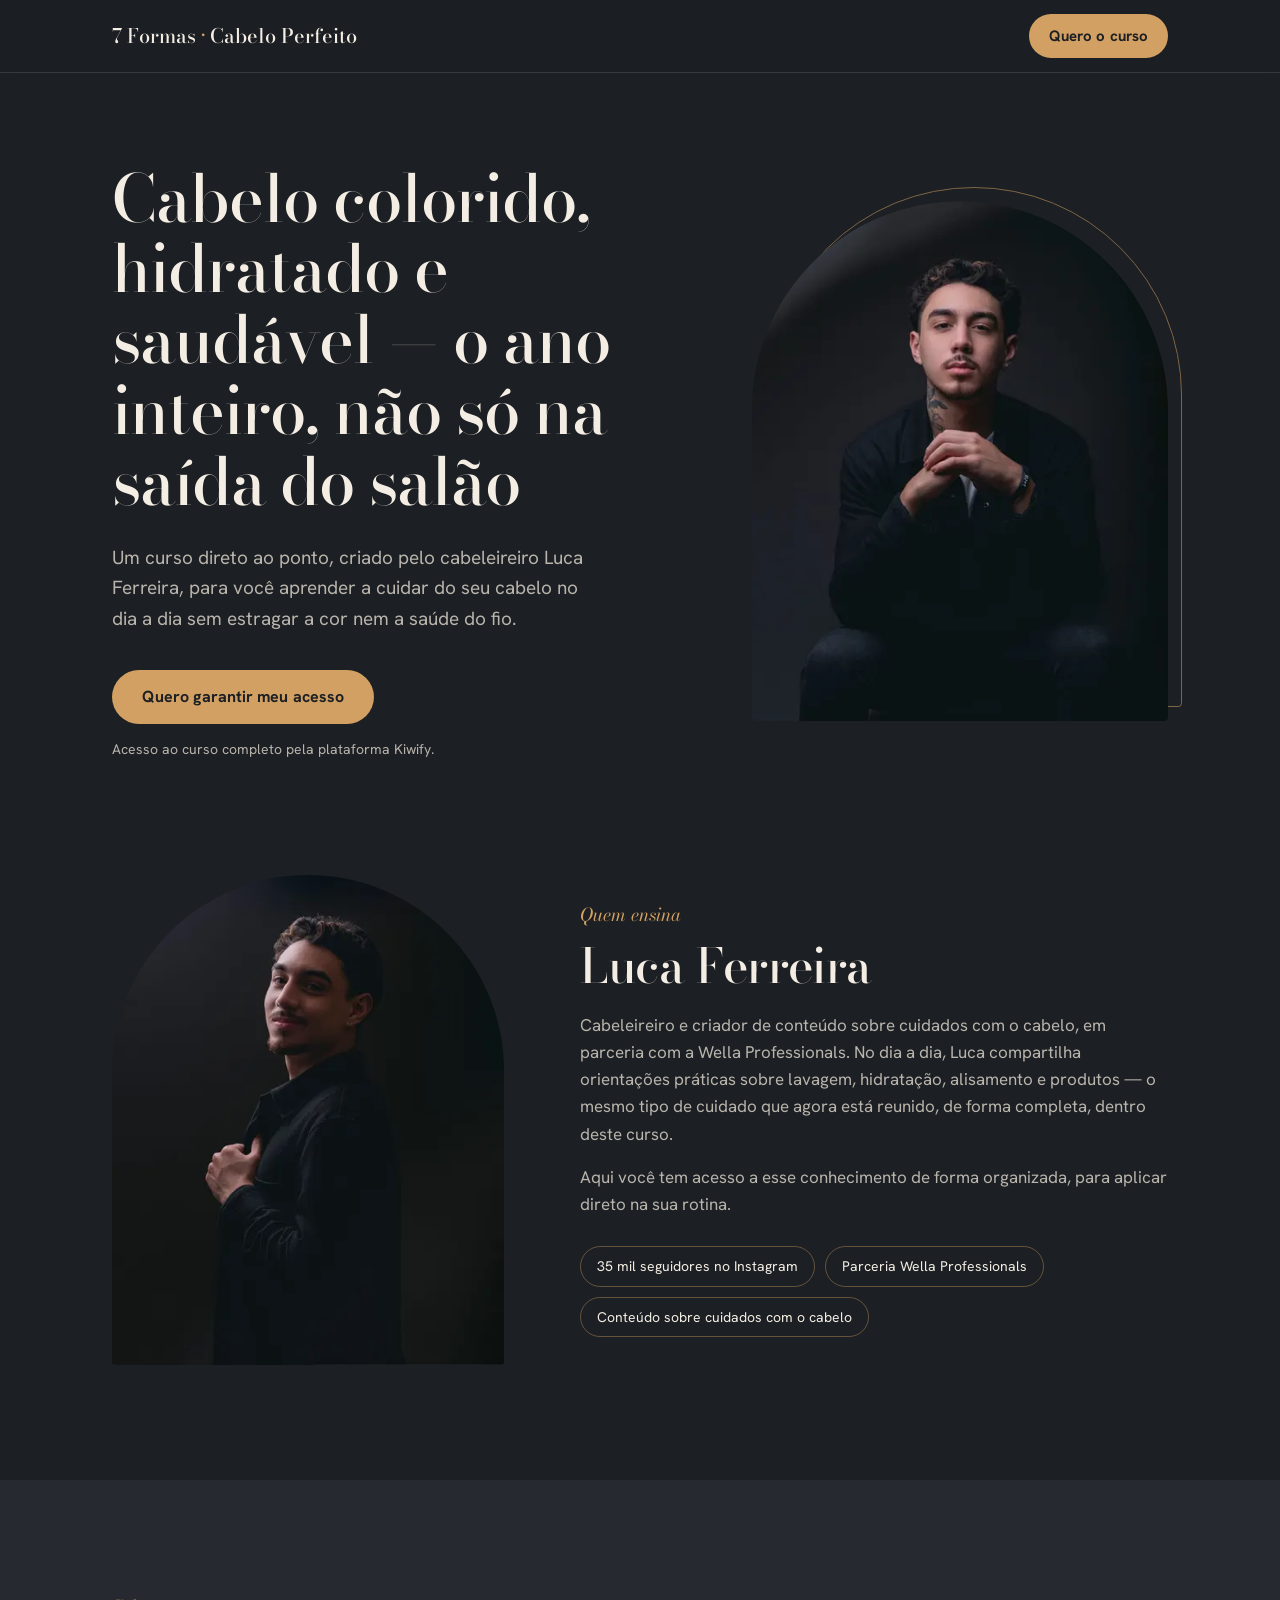
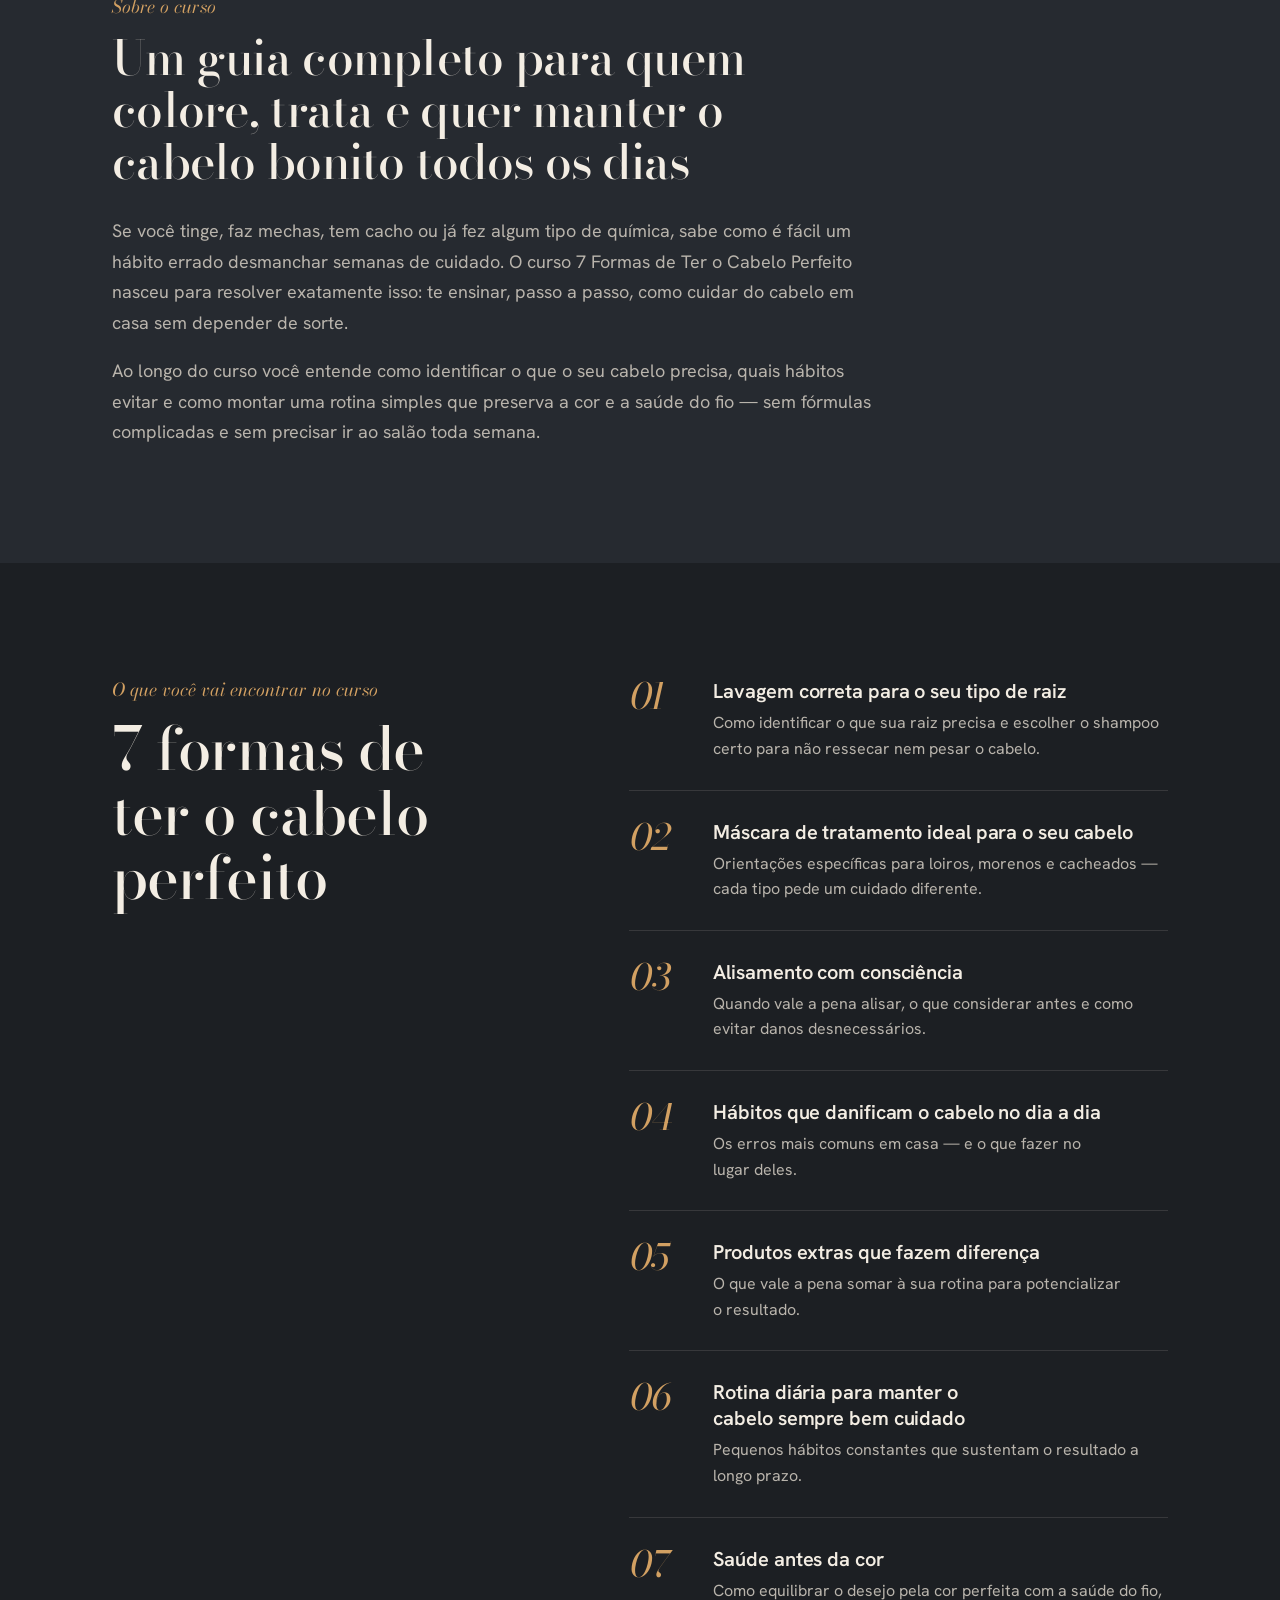
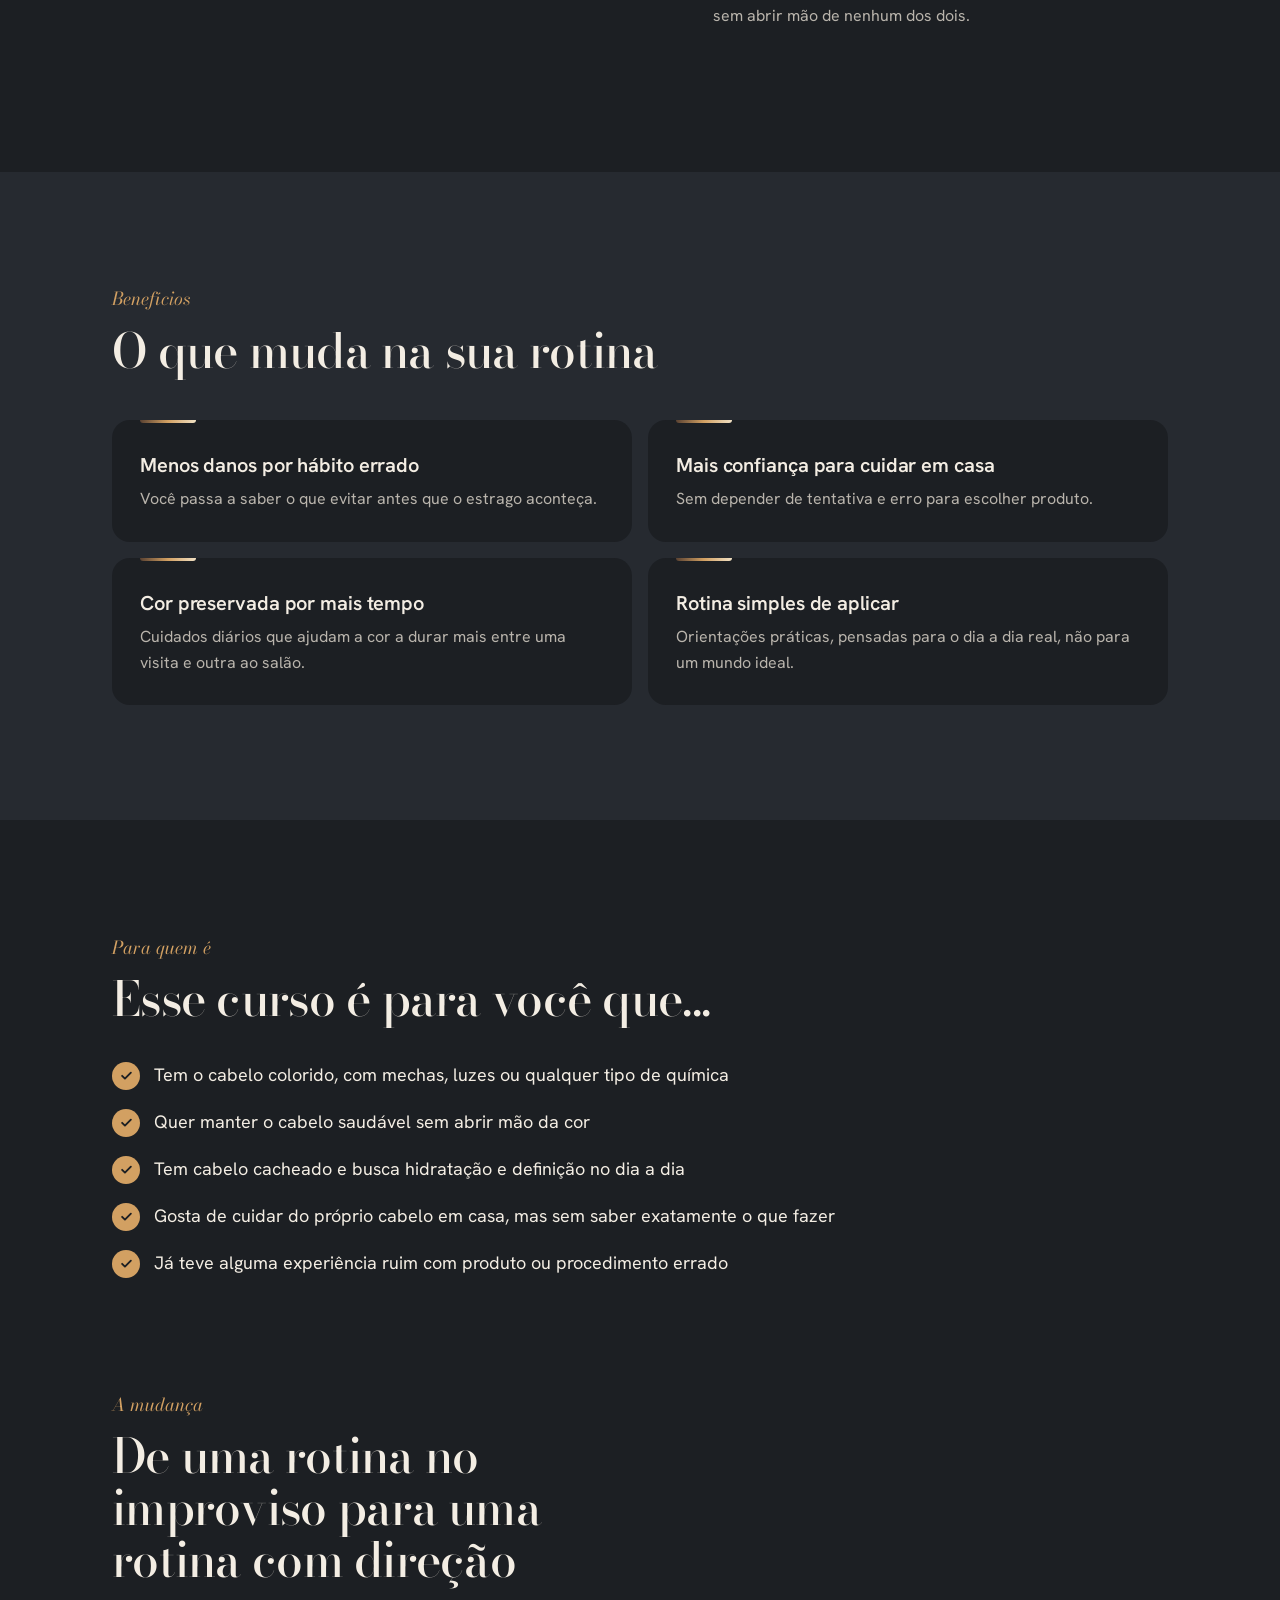
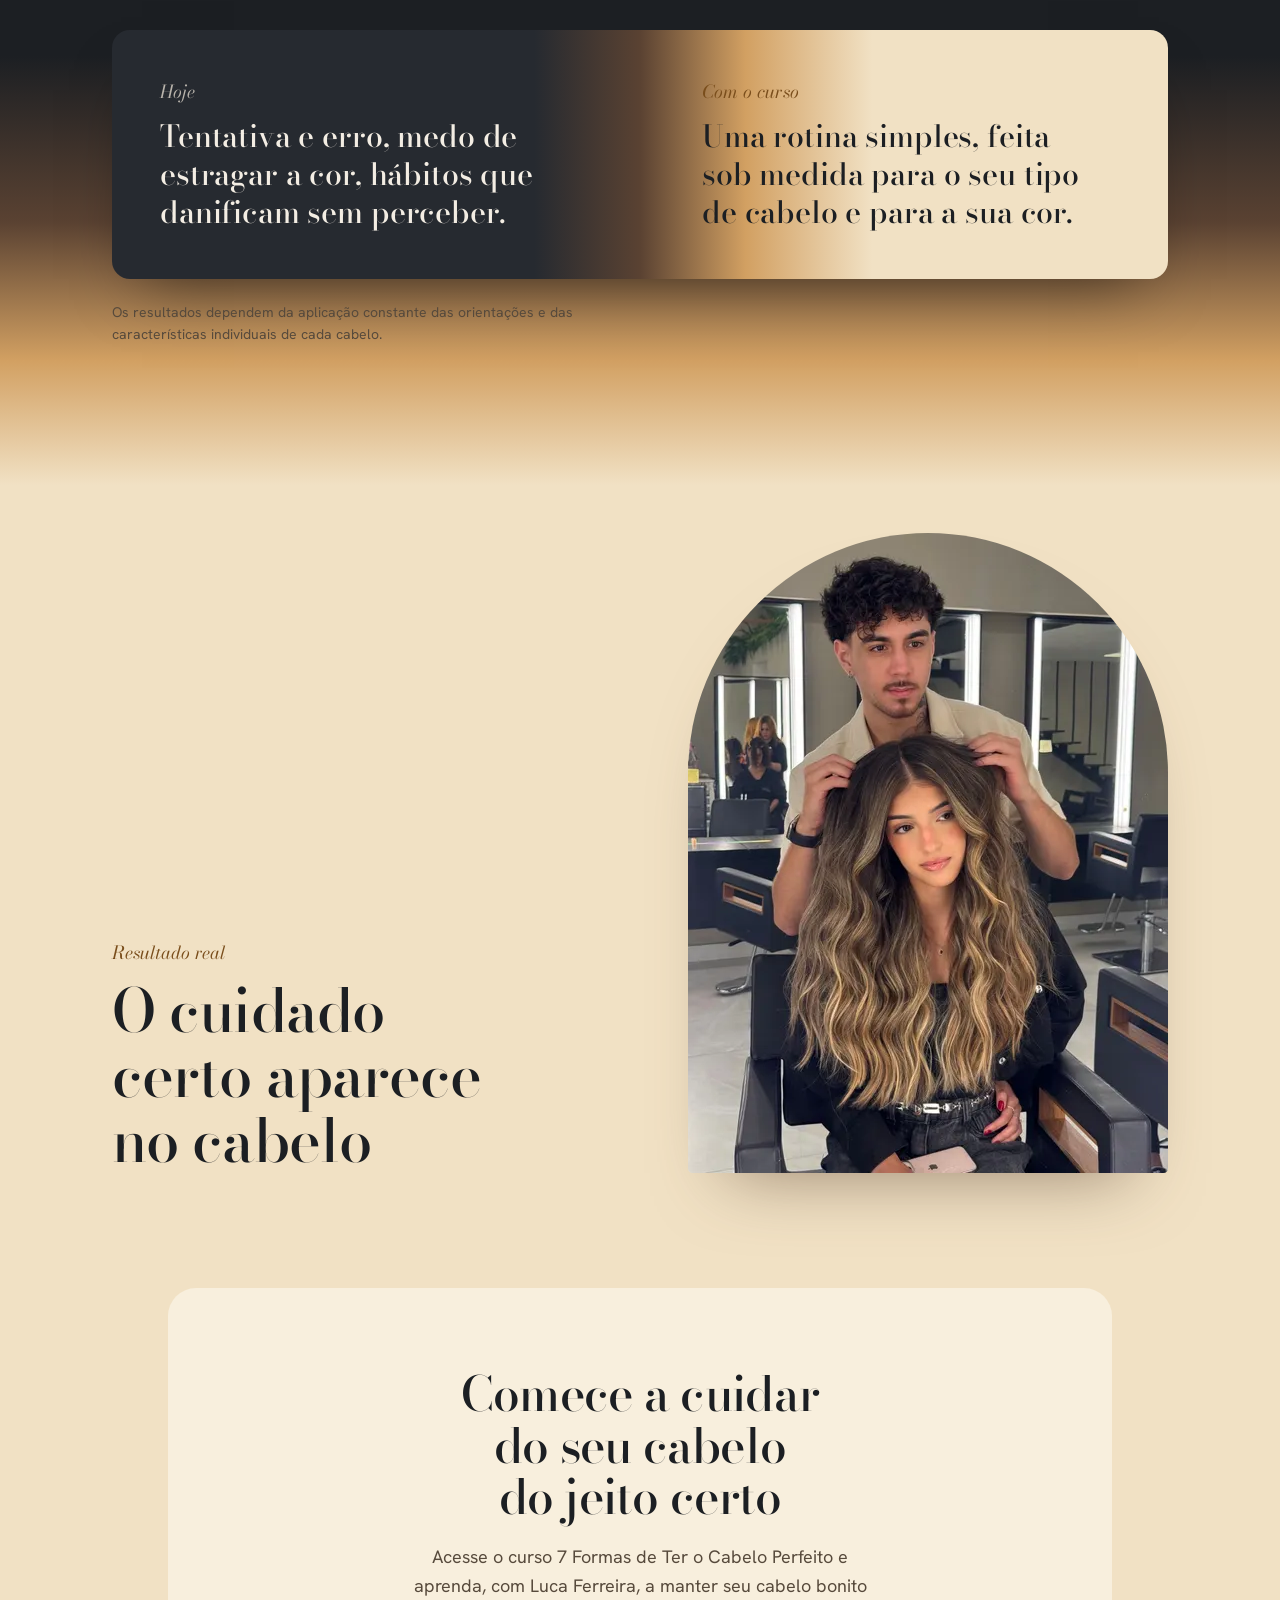
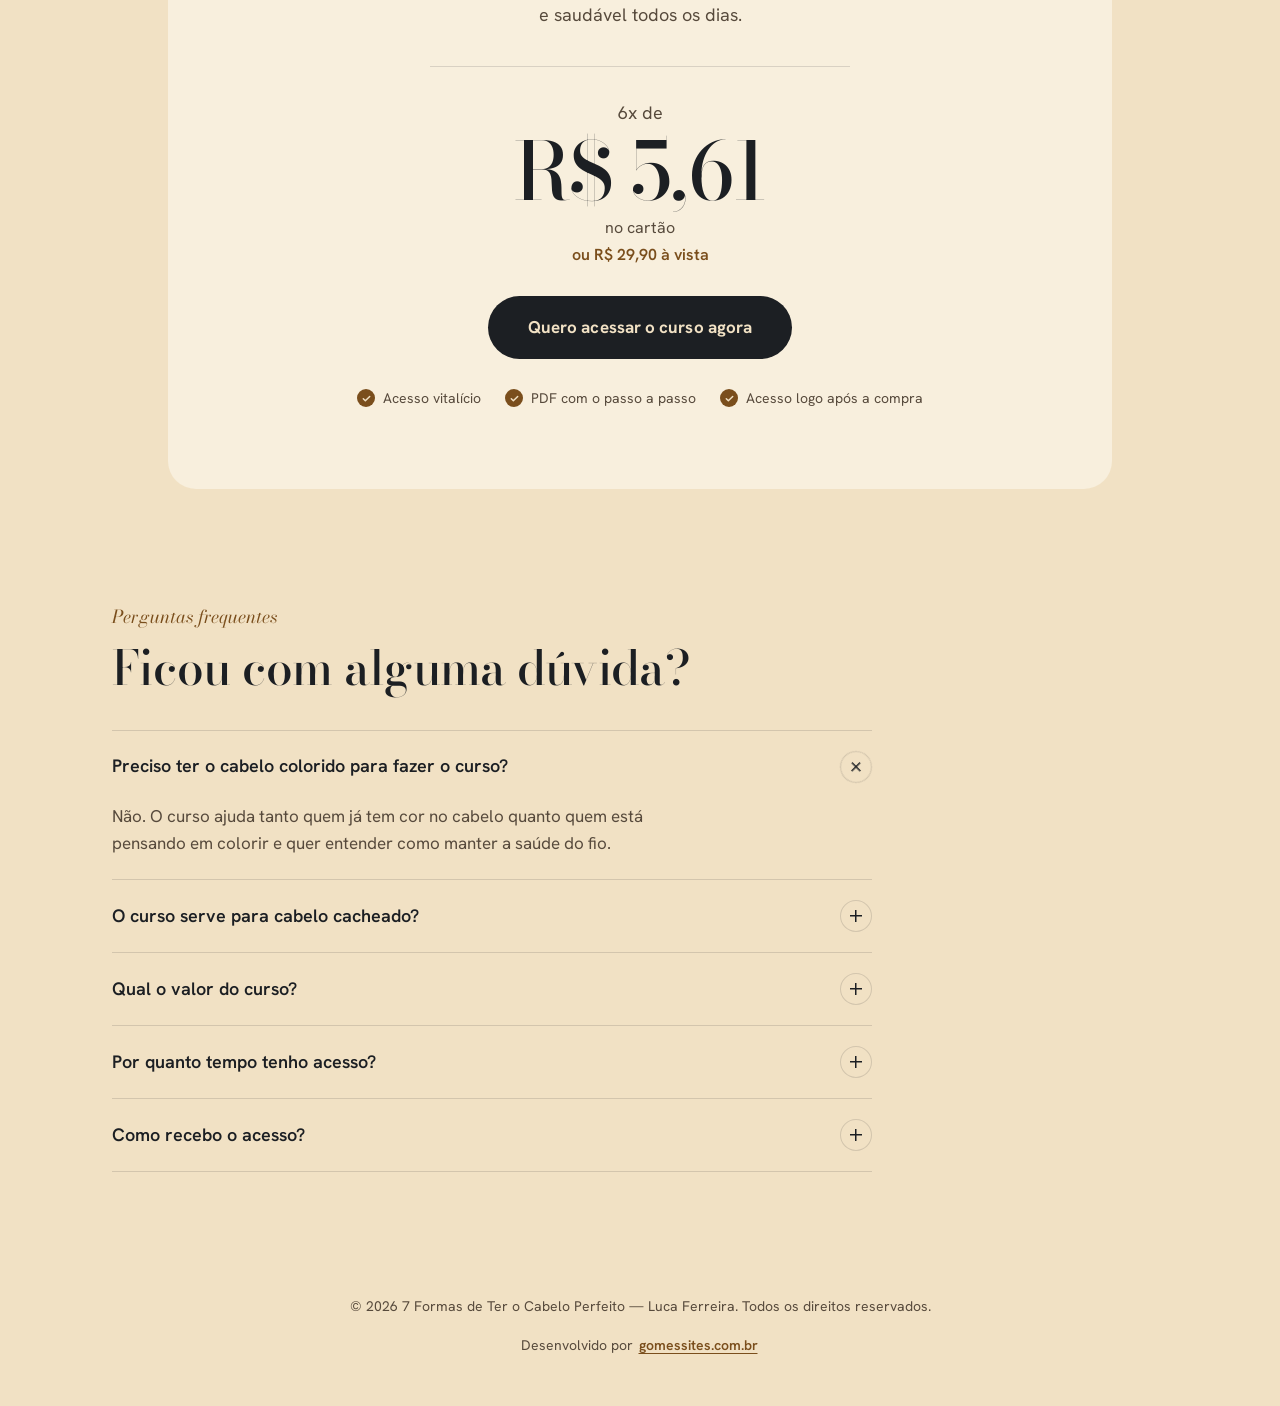
<file: index.html>
<!DOCTYPE html>
<html lang="pt-BR">
<head>
  <meta charset="UTF-8">
  <meta name="viewport" content="width=device-width, initial-scale=1, viewport-fit=cover">
  <title>7 Formas de Ter o Cabelo Perfeito — Curso com Luca Ferreira</title>
  <meta name="description" content="Um curso direto ao ponto, criado pelo cabeleireiro Luca Ferreira, para você aprender a cuidar do seu cabelo no dia a dia sem estragar a cor nem a saúde do fio.">
  <meta name="theme-color" content="#1c1f23">

  <meta property="og:type" content="website">
  <meta property="og:locale" content="pt_BR">
  <meta property="og:title" content="7 Formas de Ter o Cabelo Perfeito — Curso com Luca Ferreira">
  <meta property="og:description" content="Cabelo colorido, hidratado e saudável — o ano inteiro, não só na saída do salão.">
  <meta property="og:image" content="assets/img/og-image.jpg">
  <meta name="twitter:card" content="summary_large_image">

  <link rel="icon" href="assets/favicon.svg" type="image/svg+xml">
  <link rel="preload" as="image" type="image/webp"
        imagesrcset="assets/img/luca-retrato-480.webp 480w, assets/img/luca-retrato-800.webp 800w, assets/img/luca-retrato-1200.webp 1200w"
        imagesizes="(max-width: 760px) 78vw, 440px">

  <link rel="preconnect" href="https://fonts.googleapis.com">
  <link rel="preconnect" href="https://fonts.gstatic.com" crossorigin>
  <link href="https://fonts.googleapis.com/css2?family=Bodoni+Moda:ital,opsz,wght@0,6..96,400..600;1,6..96,400..500&family=Hanken+Grotesk:wght@400;500;600;700&display=swap" rel="stylesheet">
  <link rel="stylesheet" href="css/style.css">
</head>
<body>

<header class="nav">
  <div class="wrap nav__inner">
    <a class="brand" href="#topo">7 Formas <em>·</em> Cabelo Perfeito</a>
    <a class="btn btn--sm js-kiwify" href="#" target="_blank" rel="noopener">Quero o curso</a>
  </div>
</header>

<main id="topo">

  <!-- Hero -->
  <section class="hero zona-raiz">
    <div class="wrap hero__grid">
      <div class="hero__texto">
        <h1>Cabelo colorido, hidratado e saudável — o ano inteiro, não só na saída do salão</h1>
        <p class="hero__sub">Um curso direto ao ponto, criado pelo cabeleireiro Luca Ferreira, para você aprender a cuidar do seu cabelo no dia a dia sem estragar a cor nem a saúde do fio.</p>
        <div class="hero__cta">
          <a class="btn js-kiwify" href="#" target="_blank" rel="noopener">Quero garantir meu acesso</a>
        </div>
        <p class="hero__nota">Acesso ao curso completo pela plataforma Kiwify.</p>
      </div>

      <figure class="espelho espelho--moldura hero__foto">
        <picture>
          <source type="image/webp"
                  srcset="assets/img/luca-retrato-480.webp 480w, assets/img/luca-retrato-800.webp 800w, assets/img/luca-retrato-1200.webp 1200w"
                  sizes="(max-width: 760px) 78vw, 440px">
          <img src="assets/img/luca-retrato-800.jpg"
               srcset="assets/img/luca-retrato-480.jpg 480w, assets/img/luca-retrato-800.jpg 800w, assets/img/luca-retrato-1200.jpg 1200w"
               sizes="(max-width: 760px) 78vw, 440px"
               width="1200" height="1500" alt="Luca Ferreira" fetchpriority="high">
        </picture>
      </figure>
    </div>
  </section>

  <!-- Apresentação do professor -->
  <section class="autor zona-raiz">
    <div class="wrap autor__grid">
      <figure class="espelho autor__foto">
        <picture>
          <source type="image/webp"
                  srcset="assets/img/luca-perfil-480.webp 480w, assets/img/luca-perfil-800.webp 800w, assets/img/luca-perfil-1200.webp 1200w"
                  sizes="(max-width: 760px) 78vw, 400px">
          <img src="assets/img/luca-perfil-800.jpg"
               srcset="assets/img/luca-perfil-480.jpg 480w, assets/img/luca-perfil-800.jpg 800w, assets/img/luca-perfil-1200.jpg 1200w"
               sizes="(max-width: 760px) 78vw, 400px"
               width="1200" height="1500" alt="Luca Ferreira" loading="lazy" decoding="async">
        </picture>
      </figure>
      <div class="autor__texto">
        <p class="rotulo">Quem ensina</p>
        <h2>Luca Ferreira</h2>
        <p>Cabeleireiro e criador de conteúdo sobre cuidados com o cabelo, em parceria com a Wella Professionals. No dia a dia, Luca compartilha orientações práticas sobre lavagem, hidratação, alisamento e produtos — o mesmo tipo de cuidado que agora está reunido, de forma completa, dentro deste curso.</p>
        <p>Aqui você tem acesso a esse conhecimento de forma organizada, para aplicar direto na sua rotina.</p>
        <ul class="selos">
          <li>35 mil seguidores no Instagram</li>
          <li>Parceria Wella Professionals</li>
          <li>Conteúdo sobre cuidados com o cabelo</li>
        </ul>
      </div>
    </div>
  </section>

  <!-- Sobre o curso -->
  <section class="sobre zona-raiz">
    <div class="wrap wrap--texto">
      <p class="rotulo">Sobre o curso</p>
      <h2>Um guia completo para quem colore, trata e quer manter o cabelo bonito todos os dias</h2>
      <p>Se você tinge, faz mechas, tem cacho ou já fez algum tipo de química, sabe como é fácil um hábito errado desmanchar semanas de cuidado. O curso 7 Formas de Ter o Cabelo Perfeito nasceu para resolver exatamente isso: te ensinar, passo a passo, como cuidar do cabelo em casa sem depender de sorte.</p>
      <p>Ao longo do curso você entende como identificar o que o seu cabelo precisa, quais hábitos evitar e como montar uma rotina simples que preserva a cor e a saúde do fio — sem fórmulas complicadas e sem precisar ir ao salão toda semana.</p>
    </div>
  </section>

  <!-- O que você vai encontrar -->
  <section class="formas zona-raiz">
    <div class="wrap formas__grid">
      <div class="formas__cabecalho">
        <p class="rotulo">O que você vai encontrar no curso</p>
        <h2>7 formas de ter o cabelo perfeito</h2>
      </div>
      <ol class="formas__lista">
        <li><span class="formas__n" aria-hidden="true">01</span><div><h3>Lavagem correta para o seu tipo de raiz</h3><p>Como identificar o que sua raiz precisa e escolher o shampoo certo para não ressecar nem pesar o cabelo.</p></div></li>
        <li><span class="formas__n" aria-hidden="true">02</span><div><h3>Máscara de tratamento ideal para o seu cabelo</h3><p>Orientações específicas para loiros, morenos e cacheados — cada tipo pede um cuidado diferente.</p></div></li>
        <li><span class="formas__n" aria-hidden="true">03</span><div><h3>Alisamento com consciência</h3><p>Quando vale a pena alisar, o que considerar antes e como evitar danos desnecessários.</p></div></li>
        <li><span class="formas__n" aria-hidden="true">04</span><div><h3>Hábitos que danificam o cabelo no dia a dia</h3><p>Os erros mais comuns em casa — e o que fazer no lugar deles.</p></div></li>
        <li><span class="formas__n" aria-hidden="true">05</span><div><h3>Produtos extras que fazem diferença</h3><p>O que vale a pena somar à sua rotina para potencializar o resultado.</p></div></li>
        <li><span class="formas__n" aria-hidden="true">06</span><div><h3>Rotina diária para manter o cabelo sempre bem cuidado</h3><p>Pequenos hábitos constantes que sustentam o resultado a longo prazo.</p></div></li>
        <li><span class="formas__n" aria-hidden="true">07</span><div><h3>Saúde antes da cor</h3><p>Como equilibrar o desejo pela cor perfeita com a saúde do fio, sem abrir mão de nenhum dos dois.</p></div></li>
      </ol>
    </div>
  </section>

  <!-- Benefícios -->
  <section class="beneficios zona-raiz">
    <div class="wrap">
      <p class="rotulo">Benefícios</p>
      <h2>O que muda na sua rotina</h2>
      <div class="beneficios__grid">
        <article class="beneficio"><h3>Menos danos por hábito errado</h3><p>Você passa a saber o que evitar antes que o estrago aconteça.</p></article>
        <article class="beneficio"><h3>Mais confiança para cuidar em casa</h3><p>Sem depender de tentativa e erro para escolher produto.</p></article>
        <article class="beneficio"><h3>Cor preservada por mais tempo</h3><p>Cuidados diários que ajudam a cor a durar mais entre uma visita e outra ao salão.</p></article>
        <article class="beneficio"><h3>Rotina simples de aplicar</h3><p>Orientações práticas, pensadas para o dia a dia real, não para um mundo ideal.</p></article>
      </div>
    </div>
  </section>

  <!-- Para quem é -->
  <section class="publico zona-raiz">
    <div class="wrap wrap--texto">
      <p class="rotulo">Para quem é</p>
      <h2>Esse curso é para você que...</h2>
      <ul class="publico__lista">
        <li>Tem o cabelo colorido, com mechas, luzes ou qualquer tipo de química</li>
        <li>Quer manter o cabelo saudável sem abrir mão da cor</li>
        <li>Tem cabelo cacheado e busca hidratação e definição no dia a dia</li>
        <li>Gosta de cuidar do próprio cabelo em casa, mas sem saber exatamente o que fazer</li>
        <li>Já teve alguma experiência ruim com produto ou procedimento errado</li>
      </ul>
    </div>
  </section>

  <!-- Resultado / transformação -->
  <section class="transf">
    <div class="wrap">
      <p class="rotulo">A mudança</p>
      <h2>De uma rotina no improviso para uma rotina com direção</h2>
      <div class="transf__mecha">
        <div class="transf__col transf__col--antes"><span>Hoje</span><h3>Tentativa e erro, medo de estragar a cor, hábitos que danificam sem perceber.</h3></div>
        <div class="transf__col transf__col--depois"><span>Com o curso</span><h3>Uma rotina simples, feita sob medida para o seu tipo de cabelo e para a sua cor.</h3></div>
      </div>
      <p class="transf__aviso">Os resultados dependem da aplicação constante das orientações e das características individuais de cada cabelo.</p>
    </div>
  </section>

  <!-- Foto da cliente -->
  <section class="foto-cliente zona-luz">
    <div class="wrap foto-cliente__grid">
      <div>
        <p class="rotulo">Resultado real</p>
        <h2>O cuidado certo aparece no cabelo</h2>
      </div>
      <figure class="espelho foto-cliente__foto">
        <picture>
          <source type="image/webp"
                  srcset="assets/img/resultado-cliente-480.webp 480w, assets/img/resultado-cliente-800.webp 800w, assets/img/resultado-cliente-1200.webp 1200w"
                  sizes="(max-width: 760px) 90vw, 480px">
          <img src="assets/img/resultado-cliente-800.jpg"
               srcset="assets/img/resultado-cliente-480.jpg 480w, assets/img/resultado-cliente-800.jpg 800w, assets/img/resultado-cliente-1200.jpg 1200w"
               sizes="(max-width: 760px) 90vw, 480px"
               width="1200" height="1600" alt="Resultado no cabelo da cliente" loading="lazy" decoding="async">
        </picture>
      </figure>
    </div>
  </section>

  <!-- Chamada final -->
  <section class="cta-final zona-luz">
    <div class="wrap wrap--texto">
      <h2>Comece a cuidar do seu cabelo do jeito certo</h2>
      <p>Acesse o curso 7 Formas de Ter o Cabelo Perfeito e aprenda, com Luca Ferreira, a manter seu cabelo bonito e saudável todos os dias.</p>

      <div class="oferta" aria-label="Valor do curso">
        <p class="oferta__parcela">6x de <strong>R$&nbsp;5,61</strong> <span>no cartão</span></p>
        <p class="oferta__vista">ou R$&nbsp;29,90 à vista</p>
      </div>

      <a class="btn btn--escuro btn--lg js-kiwify" href="#" target="_blank" rel="noopener">Quero acessar o curso agora</a>

      <ul class="oferta__inclui">
        <li>Acesso vitalício</li>
        <li>PDF com o passo a passo</li>
        <li>Acesso logo após a compra</li>
      </ul>
    </div>
  </section>

  <!-- FAQ -->
  <section class="faq zona-luz">
    <div class="wrap wrap--texto">
      <p class="rotulo">Perguntas frequentes</p>
      <h2>Ficou com alguma dúvida?</h2>
      <div class="faq__lista">
        <details open>
          <summary>Preciso ter o cabelo colorido para fazer o curso?</summary>
          <p>Não. O curso ajuda tanto quem já tem cor no cabelo quanto quem está pensando em colorir e quer entender como manter a saúde do fio.</p>
        </details>
        <details>
          <summary>O curso serve para cabelo cacheado?</summary>
          <p>Sim. Há orientações específicas para cabelos cacheados, além de loiros e morenos.</p>
        </details>
        <details>
          <summary>Qual o valor do curso?</summary>
          <p>O curso sai por 6x de R$ 5,61 no cartão ou R$ 29,90 à vista.</p>
        </details>
        <details>
          <summary>Por quanto tempo tenho acesso?</summary>
          <p>O acesso é vitalício: uma vez dentro do curso, você pode assistir quando quiser, no seu tempo, sem prazo para expirar.</p>
        </details>
        <details>
          <summary>Como recebo o acesso?</summary>
          <p>Logo após a compra, você recebe o acesso no e-mail que cadastrar na Kiwify.</p>
        </details>
      </div>
    </div>
  </section>

</main>

<footer class="rodape">
  <div class="wrap">
    <p>© <span class="js-ano">2025</span> 7 Formas de Ter o Cabelo Perfeito — Luca Ferreira. Todos os direitos reservados.</p>
    <p class="rodape__credito">Desenvolvido por <a href="https://gomessites.com.br" target="_blank" rel="noopener">gomessites.com.br</a></p>
  </div>
</footer>

<script src="js/main.js" defer></script>
</body>
</html>
</file>
<file: css/style.css>
/* Tokens */
:root {
  /* Paleta "raiz → pontas" */
  --raiz: #1c1f23;
  --raiz-2: #262a30;
  --cacau: #5a4232;
  --mel: #d2a062;
  --mel-escuro: #7a4e1c;
  --luz: #f1e1c4;
  --luz-2: #f8efdd;

  /* Texto */
  --txt-claro: #f3ede3;
  --txt-claro-2: #b9b4ac;
  --txt-escuro: #1c1f23;
  --txt-escuro-2: #574a3c;

  --linha-clara: rgba(243, 237, 227, 0.12);
  --linha-escura: rgba(28, 31, 35, 0.14);

  /* Tipografia */
  --serif: "Bodoni Moda", "Didot", "Bodoni 72", Georgia, serif;
  --sans: "Hanken Grotesk", system-ui, -apple-system, "Segoe UI", sans-serif;

  --fs-body: 1.0625rem;
  --fs-small: 0.875rem;
  --fs-h3: 1.25rem;
  --fs-h2: clamp(2rem, 1.4rem + 2.6vw, 3rem);
  --fs-h1: clamp(2.4rem, 1.5rem + 3.9vw, 4.1rem);

  /* Espaço */
  --gutter: clamp(16px, 4vw, 32px);
  --secao: clamp(72px, 9vw, 120px);
  --raio: 18px;

  --ease: cubic-bezier(0.22, 0.61, 0.36, 1);
}

/* Base */
*, *::before, *::after { box-sizing: border-box; }

html {
  scroll-behavior: smooth;
  scroll-padding-top: 88px;
  -webkit-text-size-adjust: 100%;
}

body {
  margin: 0;
  background: var(--raiz);
  color: var(--txt-claro);
  font-family: var(--sans);
  font-size: var(--fs-body);
  line-height: 1.6;
  -webkit-font-smoothing: antialiased;
  text-rendering: optimizeLegibility;
}

img { display: block; max-width: 100%; height: auto; }
figure { margin: 0; }
a { color: inherit; }

h1, h2, h3 { margin: 0; text-wrap: balance; }
h1, h2 {
  font-family: var(--serif);
  font-weight: 500;
  font-optical-sizing: auto;
  letter-spacing: -0.015em;
  line-height: 1.08;
}
h1 { font-size: var(--fs-h1); }
h2 { font-size: var(--fs-h2); }
h3 {
  font-family: var(--sans);
  font-size: var(--fs-h3);
  font-weight: 600;
  line-height: 1.3;
  letter-spacing: -0.005em;
}
p { margin: 0; text-wrap: pretty; }

:focus-visible {
  outline: 2px solid var(--mel);
  outline-offset: 3px;
  border-radius: 4px;
}
.zona-luz :focus-visible { outline-color: var(--txt-escuro); }

.wrap {
  width: 100%;
  max-width: 1120px;
  margin-inline: auto;
  padding-inline: var(--gutter);
}
.wrap--texto > * { max-width: 760px; }

section { padding-block: var(--secao); }

/* Zonas de cor */
.zona-raiz { background: var(--raiz); color: var(--txt-claro); }
.zona-raiz p { color: var(--txt-claro-2); }
.zona-luz  { background: var(--luz); color: var(--txt-escuro); }
.zona-luz p { color: var(--txt-escuro-2); }

.rotulo {
  font-family: var(--serif);
  font-style: italic;
  font-size: 1.125rem;
  line-height: 1.3;
  margin-bottom: 14px;
}
.zona-raiz .rotulo, .transf .rotulo { color: var(--mel); }
.zona-luz .rotulo { color: var(--mel-escuro); }

/* Botões */
.btn {
  display: inline-flex;
  align-items: center;
  justify-content: center;
  min-height: 52px;
  padding: 14px 30px;
  border-radius: 999px;
  background: var(--mel);
  color: var(--raiz);
  font-family: var(--sans);
  font-size: 1rem;
  font-weight: 700;
  letter-spacing: 0.005em;
  text-decoration: none;
  text-align: center;
  cursor: pointer;
  transition: background-color 0.2s var(--ease), transform 0.2s var(--ease), box-shadow 0.2s var(--ease);
}
.btn:hover {
  background: #e0b479;
  box-shadow: 0 10px 28px -12px rgba(210, 160, 98, 0.7);
}
.btn:active { transform: translateY(1px); }

.btn--sm { min-height: 44px; padding: 10px 20px; font-size: 0.9375rem; }
.btn--lg { min-height: 60px; padding: 18px 40px; font-size: 1.0625rem; }

.btn--escuro { background: var(--raiz); color: var(--luz); }
.btn--escuro:hover { background: #2e333a; box-shadow: 0 12px 30px -14px rgba(28, 31, 35, 0.6); }

/* Navegação */
.nav {
  position: sticky;
  top: 0;
  z-index: 20;
  background: rgba(28, 31, 35, 0.88);
  -webkit-backdrop-filter: blur(10px);
  backdrop-filter: blur(10px);
  border-bottom: 1px solid var(--linha-clara);
  padding-top: env(safe-area-inset-top, 0px);
}
.nav__inner {
  display: flex;
  align-items: center;
  justify-content: space-between;
  gap: 16px;
  height: 72px;
}
.brand {
  font-family: var(--serif);
  font-size: 1.25rem;
  font-weight: 500;
  text-decoration: none;
  white-space: nowrap;
}
.brand em { font-style: normal; color: var(--mel); }

/* Espelho */
.espelho {
  position: relative;
  aspect-ratio: 4 / 5;
}
.espelho picture,
.espelho img {
  display: block;
  width: 100%;
  height: 100%;
}
.espelho img {
  object-fit: cover;
  object-position: center top;
  border-radius: 999px 999px var(--raio) var(--raio);
}
.espelho--moldura::before {
  content: "";
  position: absolute;
  inset: -14px -14px 14px 14px;
  border: 1px solid var(--mel);
  border-radius: 999px 999px var(--raio) var(--raio);
  opacity: 0.55;
  pointer-events: none;
}

/* Hero */
.hero { padding-block: clamp(48px, 7vw, 96px) var(--secao); }
.hero__grid {
  display: grid;
  grid-template-columns: minmax(0, 1.15fr) minmax(0, 0.85fr);
  gap: clamp(40px, 6vw, 88px);
  align-items: center;
}
.hero h1 { max-width: 15ch; }
.hero__sub {
  margin-top: 26px;
  font-size: 1.1875rem;
  max-width: 44ch;
}
.hero__cta { margin-top: 36px; }
.hero__nota { margin-top: 14px; font-size: var(--fs-small); }
.hero__foto { max-width: 440px; justify-self: end; width: 100%; }

@media (prefers-reduced-motion: no-preference) {
  .hero__foto img { animation: revelar 1.1s var(--ease) both; }
  .hero__foto::before { animation: moldura 0.8s 0.7s var(--ease) both; }
  .hero__texto > * { animation: surgir 0.7s var(--ease) both; }
  .hero__texto > :nth-child(2) { animation-delay: 0.12s; }
  .hero__texto > :nth-child(3) { animation-delay: 0.24s; }
  .hero__texto > :nth-child(4) { animation-delay: 0.3s; }
}
@keyframes revelar {
  from { clip-path: inset(100% 0 0 0 round 999px 999px 18px 18px); }
  to   { clip-path: inset(0 0 0 0 round 999px 999px 18px 18px); }
}
@keyframes surgir {
  from { opacity: 0; transform: translateY(12px); }
  to   { opacity: 1; transform: none; }
}
@keyframes moldura {
  from { opacity: 0; transform: translate(-8px, 8px); }
  to   { opacity: 0.55; transform: none; }
}

/* Autor */
.autor { padding-top: 0; }
.autor__grid {
  display: grid;
  grid-template-columns: minmax(0, 0.8fr) minmax(0, 1.2fr);
  gap: clamp(40px, 6vw, 88px);
  align-items: center;
}
.autor__foto { max-width: 400px; width: 100%; }
.autor h2 { margin-bottom: 20px; }
.autor__texto p + p { margin-top: 16px; }
.autor__texto p { max-width: 60ch; }

.selos {
  list-style: none;
  margin: 28px 0 0;
  padding: 0;
  display: flex;
  flex-wrap: wrap;
  gap: 10px;
}
.selos li {
  padding: 8px 16px;
  border: 1px solid rgba(210, 160, 98, 0.4);
  border-radius: 999px;
  font-size: var(--fs-small);
  color: var(--txt-claro);
}

/* Sobre */
.sobre { background: var(--raiz-2); }
.sobre h2 { margin-bottom: 28px; }
.sobre p + p { margin-top: 18px; }
.sobre p:not(.rotulo) { font-size: 1.125rem; line-height: 1.7; }

/* As 7 formas */
.formas__grid {
  display: grid;
  grid-template-columns: minmax(0, 0.9fr) minmax(0, 1.1fr);
  gap: clamp(40px, 6vw, 96px);
  align-items: start;
}
.formas__cabecalho { position: sticky; top: 120px; }
.formas__cabecalho h2 { font-size: clamp(2.4rem, 1.6rem + 3vw, 3.75rem); max-width: 10ch; }

.formas__lista {
  list-style: none;
  margin: 0;
  padding: 0;
}
.formas__lista li {
  display: grid;
  grid-template-columns: 64px minmax(0, 1fr);
  gap: 20px;
  padding: 28px 0;
  border-top: 1px solid var(--linha-clara);
}
.formas__lista li:first-child { border-top: 0; padding-top: 0; }
.formas__n {
  font-family: var(--serif);
  font-style: italic;
  font-size: 2.25rem;
  line-height: 1;
  color: var(--mel);
}
.formas__lista h3 { margin-bottom: 6px; }
.formas__lista p { font-size: 1rem; }

/* Benefícios */
.beneficios { background: var(--raiz-2); }
.beneficios__grid {
  margin-top: 44px;
  display: grid;
  grid-template-columns: repeat(2, minmax(0, 1fr));
  gap: 16px;
}
.beneficio {
  position: relative;
  padding: 32px 28px 30px;
  background: var(--raiz);
  border-radius: var(--raio);
  overflow: hidden;
}
.beneficio::before {
  content: "";
  position: absolute;
  top: 0;
  left: 28px;
  width: 56px;
  height: 3px;
  border-radius: 0 0 3px 3px;
  background: linear-gradient(90deg, var(--cacau), var(--mel), var(--luz));
}
.beneficio h3 { margin-bottom: 8px; }
.beneficio p { font-size: 1rem; }

/* Para quem é */
.publico__lista {
  list-style: none;
  margin: 36px 0 0;
  padding: 0;
  display: grid;
  gap: 18px;
}
.publico__lista li {
  display: grid;
  grid-template-columns: 28px minmax(0, 1fr);
  gap: 14px;
  font-size: 1.125rem;
  color: var(--txt-claro);
}
.publico__lista li::before {
  content: "";
  width: 28px;
  height: 28px;
  border-radius: 50%;
  background:
    url("data:image/svg+xml,%3Csvg xmlns='http://www.w3.org/2000/svg' viewBox='0 0 24 24' fill='none' stroke='%231c1f23' stroke-width='3' stroke-linecap='round' stroke-linejoin='round'%3E%3Cpath d='M5 12.5l4.5 4.5L19 7.5'/%3E%3C/svg%3E") center / 15px no-repeat,
    var(--mel);
  margin-top: 1px;
}

/* Transformação */
.transf {
  background: linear-gradient(180deg,
    var(--raiz) 0%,
    var(--raiz) 38%,
    var(--cacau) 62%,
    var(--mel) 82%,
    var(--luz) 100%);
  color: var(--txt-claro);
  padding-top: 0;
  padding-bottom: calc(var(--secao) + 24px);
}
.transf h2 { max-width: 18ch; }

.transf__mecha {
  margin-top: 44px;
  display: grid;
  grid-template-columns: repeat(2, minmax(0, 1fr));
  border-radius: var(--raio);
  overflow: hidden;
  background: linear-gradient(90deg,
    var(--raiz-2) 0%,
    var(--raiz-2) 40%,
    var(--cacau) 50%,
    var(--mel) 60%,
    var(--luz) 72%,
    var(--luz) 100%);
  box-shadow: 0 30px 60px -30px rgba(0, 0, 0, 0.55);
}
.transf__col { padding: clamp(28px, 4vw, 48px); }
.transf__col span {
  display: block;
  font-family: var(--serif);
  font-style: italic;
  font-size: 1.125rem;
}
.transf__col h3 {
  margin-top: 10px;
  font-family: var(--serif);
  font-size: clamp(1.4rem, 1.1rem + 1vw, 1.9rem);
  font-weight: 500;
  line-height: 1.25;
  max-width: 22ch;
}
.transf__col--antes { color: var(--txt-claro); }
.transf__col--antes span { color: var(--txt-claro-2); }
.transf__col--depois { color: var(--txt-escuro); justify-self: end; }
.transf__col--depois span { color: var(--mel-escuro); }

.transf__aviso {
  margin-top: 22px;
  font-size: var(--fs-small);
  color: var(--txt-escuro-2);
  max-width: 64ch;
}

/* Foto da cliente */
.foto-cliente { padding-top: clamp(24px, 4vw, 48px); }
.foto-cliente__grid {
  display: grid;
  grid-template-columns: minmax(0, 1fr) minmax(0, 1fr);
  gap: clamp(40px, 6vw, 88px);
  align-items: end;
}
.foto-cliente h2 { font-size: clamp(2.4rem, 1.6rem + 3vw, 3.75rem); max-width: 11ch; }
.foto-cliente__foto {
  aspect-ratio: 3 / 4;
  max-width: 480px;
  width: 100%;
  justify-self: end;
}
.foto-cliente__foto img {
  object-position: center 30%;
  box-shadow: 0 40px 70px -40px rgba(90, 66, 50, 0.6);
}

/* Chamada final */
.cta-final {
  text-align: center;
  padding-top: 0;
}
.cta-final .wrap--texto > * { margin-inline: auto; }
.cta-final .wrap {
  padding-block: clamp(48px, 7vw, 80px);
  background: var(--luz-2);
  border-radius: 28px;
  max-width: calc(880px + var(--gutter) * 2);
  width: calc(100% - var(--gutter) * 2);
}
.cta-final h2 { max-width: 16ch; margin-inline: auto; }
.cta-final p { margin: 20px auto 0; max-width: 46ch; font-size: 1.125rem; }
.cta-final .btn { margin-top: 28px; }

.oferta {
  margin: 36px auto 0;
  padding-top: 32px;
  border-top: 1px solid var(--linha-escura);
  max-width: 420px;
}
.cta-final .oferta p { margin: 0; max-width: none; }
.oferta__parcela {
  font-family: var(--sans);
  font-size: 1.125rem;
  color: var(--txt-escuro-2);
}
.oferta__parcela strong {
  display: block;
  margin: 4px 0 2px;
  font-family: var(--serif);
  font-size: clamp(3.5rem, 2.6rem + 4vw, 5rem);
  font-weight: 500;
  line-height: 1;
  letter-spacing: -0.02em;
  color: var(--txt-escuro);
}
.oferta__parcela span { font-size: 1rem; }
.cta-final .oferta__vista {
  margin-top: 10px;
  font-size: 1rem;
  font-weight: 600;
  color: var(--mel-escuro);
}

.oferta__inclui {
  list-style: none;
  margin: 28px 0 0;
  padding: 0;
  display: flex;
  flex-wrap: wrap;
  justify-content: center;
  gap: 10px 24px;
  font-size: var(--fs-small);
  color: var(--txt-escuro-2);
}
.oferta__inclui li {
  display: inline-flex;
  align-items: center;
  gap: 8px;
}
.oferta__inclui li::before {
  content: "";
  width: 18px;
  height: 18px;
  border-radius: 50%;
  background:
    url("data:image/svg+xml,%3Csvg xmlns='http://www.w3.org/2000/svg' viewBox='0 0 24 24' fill='none' stroke='%23f1e1c4' stroke-width='3.2' stroke-linecap='round' stroke-linejoin='round'%3E%3Cpath d='M5 12.5l4.5 4.5L19 7.5'/%3E%3C/svg%3E") center / 11px no-repeat,
    var(--mel-escuro);
}

/* FAQ */
.faq { padding-top: 0; }
.faq__lista { margin-top: 36px; border-top: 1px solid var(--linha-escura); }
.faq details { border-bottom: 1px solid var(--linha-escura); }
.faq summary {
  list-style: none;
  cursor: pointer;
  display: flex;
  align-items: center;
  justify-content: space-between;
  gap: 20px;
  min-height: 44px;
  padding: 20px 0;
  font-family: var(--sans);
  font-size: 1.125rem;
  font-weight: 600;
}
.faq summary::-webkit-details-marker { display: none; }
.faq summary::after {
  content: "";
  flex: none;
  width: 32px;
  height: 32px;
  border-radius: 50%;
  border: 1px solid var(--linha-escura);
  background:
    linear-gradient(var(--txt-escuro), var(--txt-escuro)) center / 12px 1.5px no-repeat,
    linear-gradient(var(--txt-escuro), var(--txt-escuro)) center / 1.5px 12px no-repeat;
  transition: transform 0.25s var(--ease), background-color 0.25s var(--ease);
}
.faq summary:hover::after { background-color: var(--luz-2); }
.faq details[open] summary::after { transform: rotate(45deg); }
.faq details p { padding: 0 52px 22px 0; max-width: 62ch; }

/* Rodapé */
.rodape {
  background: var(--luz);
  color: var(--txt-escuro-2);
  text-align: center;
  padding: 8px 0 calc(40px + env(safe-area-inset-bottom, 0px));
}
.rodape p { font-size: var(--fs-small); }
.rodape__credito { margin-top: 6px; }
.rodape__credito a {
  display: inline-block;
  padding: 10px 2px;
  font-weight: 600;
  color: var(--mel-escuro);
  text-decoration: underline;
  text-decoration-thickness: 1px;
  text-underline-offset: 3px;
  transition: color 0.2s var(--ease);
}
.rodape__credito a:hover { color: var(--txt-escuro); }

/* Responsivo */
@media (max-width: 900px) {
  .formas__grid { grid-template-columns: 1fr; gap: 40px; }
  .formas__cabecalho { position: static; }
  .formas__cabecalho h2 { max-width: 14ch; }
}

@media (max-width: 760px) {
  .hero__grid,
  .autor__grid,
  .foto-cliente__grid,
  .beneficios__grid { grid-template-columns: 1fr; }

  .hero__foto {
    order: -1;
    justify-self: center;
    width: 78%;
    max-width: 340px;
    margin: 14px 0 0 -14px;
  }
  .hero__grid { gap: 44px; }
  .hero__sub { font-size: 1.0625rem; }
  .hero__cta .btn { width: 100%; }

  .autor__foto { width: 78%; max-width: 320px; justify-self: center; }

  .formas__lista li { grid-template-columns: 48px minmax(0, 1fr); gap: 14px; }
  .formas__n { font-size: 1.875rem; }

  .transf__mecha {
    grid-template-columns: 1fr;
    background: linear-gradient(180deg,
      var(--raiz-2) 0%,
      var(--raiz-2) 40%,
      var(--cacau) 50%,
      var(--mel) 60%,
      var(--luz) 72%,
      var(--luz) 100%);
  }
  .transf__col--depois { justify-self: stretch; }

  .foto-cliente__foto { justify-self: center; }

  .cta-final .btn { width: 100%; }
  .faq details p { padding-right: 0; }
}

@media (max-width: 400px) {
  .brand { font-size: 1.0625rem; }
  .btn--sm { padding-inline: 16px; }
}

@media (prefers-reduced-motion: reduce) {
  html { scroll-behavior: auto; }
  *, *::before, *::after { transition-duration: 0.01ms !important; }
}
</file>
